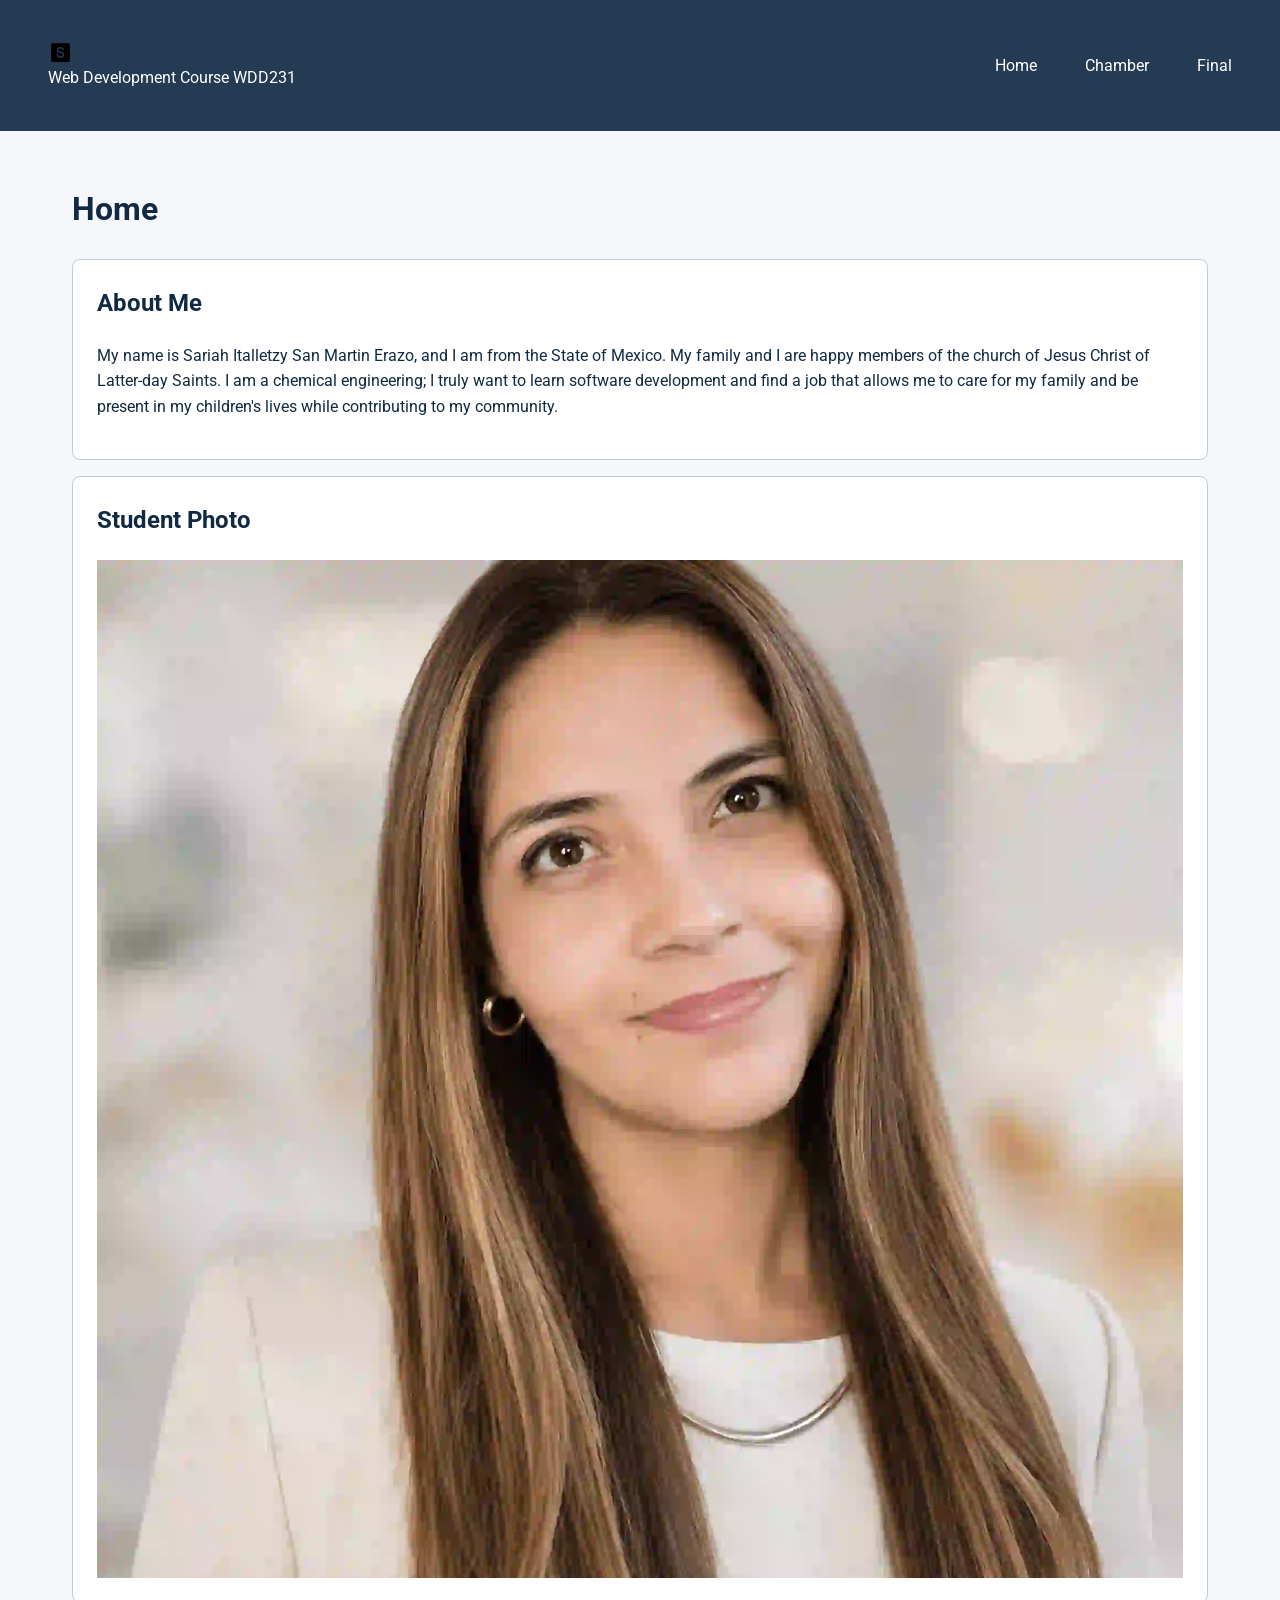
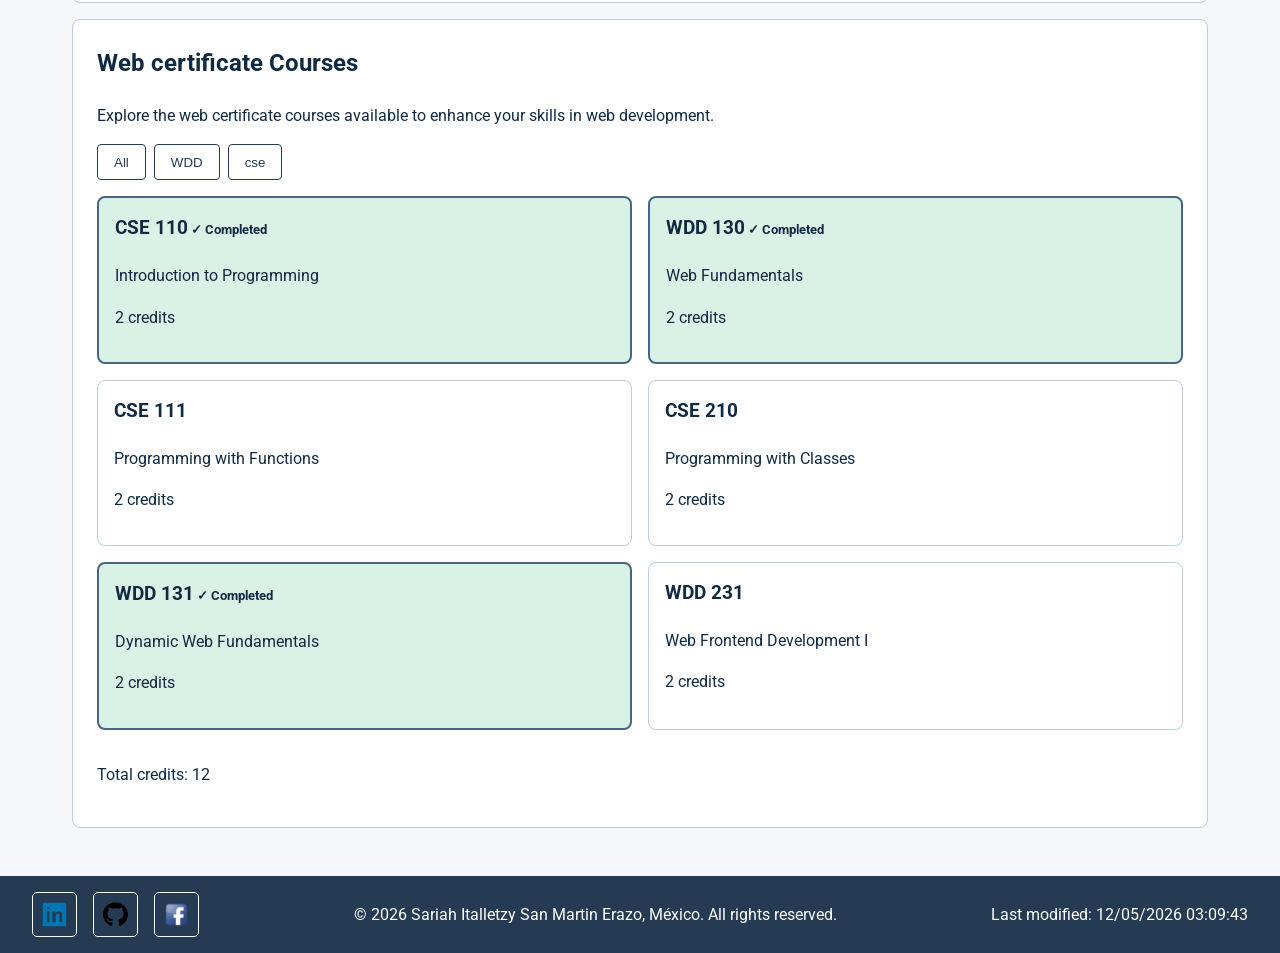
<file: index.html>
<!DOCTYPE html>
<html lang="en">
<head>
    <meta charset="UTF-8">
    <meta name="viewport" content="width=device-width, initial-scale=1.0">
    <title>Course Home Page</title>
    <meta name="description" content="Explore my Web Development course home page, featuring information about me, web development courses, and resources for learning HTML, CSS, and JavaScript.">
    <meta name="keywords" content="web development, course, tutorial">
    <meta name="author" content="Sariah Italletzy San Martin Erazo">
    <script src="scripts/script.js" defer></script>
    <link rel="preconnect" href="https://fonts.googleapis.com">
    <link rel="preconnect" href="https://fonts.gstatic.com" crossorigin>
    <link href="https://fonts.googleapis.com/css2?family=Roboto:wght@400;500;700&display=swap" rel="stylesheet">
    <link rel="stylesheet" href="styles/small.css">
    <link rel="stylesheet" href="styles/larger.css">
    <link rel="icon" href="favicon.ico">
    <meta property="og:title" content="Web Development Course WDD231">
    <meta property="og:description" content="Explore my WDD231 course home page, including my web development courses, projects, and learning journey.">
    <meta property="og:image" content="https://sariahsanmartinerazo.github.io/wdd231/images/logo.svg">
    <meta property="og:url" content="https://sariahsanmartinerazo.github.io/wdd231/">
</head>
<body>
    <header>
        <div class="site-brand">
            <img src="images/logopersonal.svg" alt="Web Development Logo">
            <span>Web Development Course WDD231</span>
        </div>
        <button id="menu-button" aria-label="Open navigation menu">☰</button>
        <nav id="navigation">
            <ul>
                <li><a href="index.html">Home</a></li>
                <li><a href="chamber.html">Chamber</a></li>
                <li><a href="final.html">Final</a></li>
            </ul>
        </nav>
    </header>
    <main>
        <h1>Home</h1>
        <section>
            <h2>About Me</h2>
            <p>My name is Sariah Italletzy San Martin Erazo, and I am from the State of Mexico. My family and I are happy members of the church of Jesus Christ of Latter-day Saints. I am a chemical engineering; I truly want to learn software development
                and find a job that allows me to care for my family and be present in my children's lives while contributing to my community. </p>
        </section>
        <section>
            <h2>Student Photo</h2>
            <img src="images/sise.webp" alt="Student Photo">
        </section>
        <section>
            <h2>Web certificate Courses</h2>
            <p>Explore the web certificate courses available to enhance your skills in web development.</p>
            <div class="course-filters">
            <button id="all">All</button>
            <button id="wdd">WDD</button>
            <button id="cse">cse</button>
            </div>
            <div id="course-list"></div>
            <p>Total credits: <span id="total-credits">0</span></p>
        </section>
        
    </main>
    <footer>
        <div class="footer-content-links">
            <a href="https://www.linkedin.com/in/sariah-italletzy-san-martin-erazo-a63098197" aria-label="LinkedIn"><img src="images/linkedinicon.png" alt="LinkedIn"></a>
            <a href="https://github.com/sariahsanmartinerazo/wdd231" aria-label="Github"><img src="images/github.svg" alt="Github"></a>
            <a href="https://www.facebook.com/?locale=es_LA" aria-label="facebook"><img src="images/faceicon.png" alt="facebook"></a>
        </div>
        <p>&copy;  <span id="currentyear"></span> Sariah Italletzy San Martin Erazo, México. All rights reserved.</p>
        <p>Last modified: <span id="lastmodified"></span></p>
    </footer>
</body>
</html>
</file>
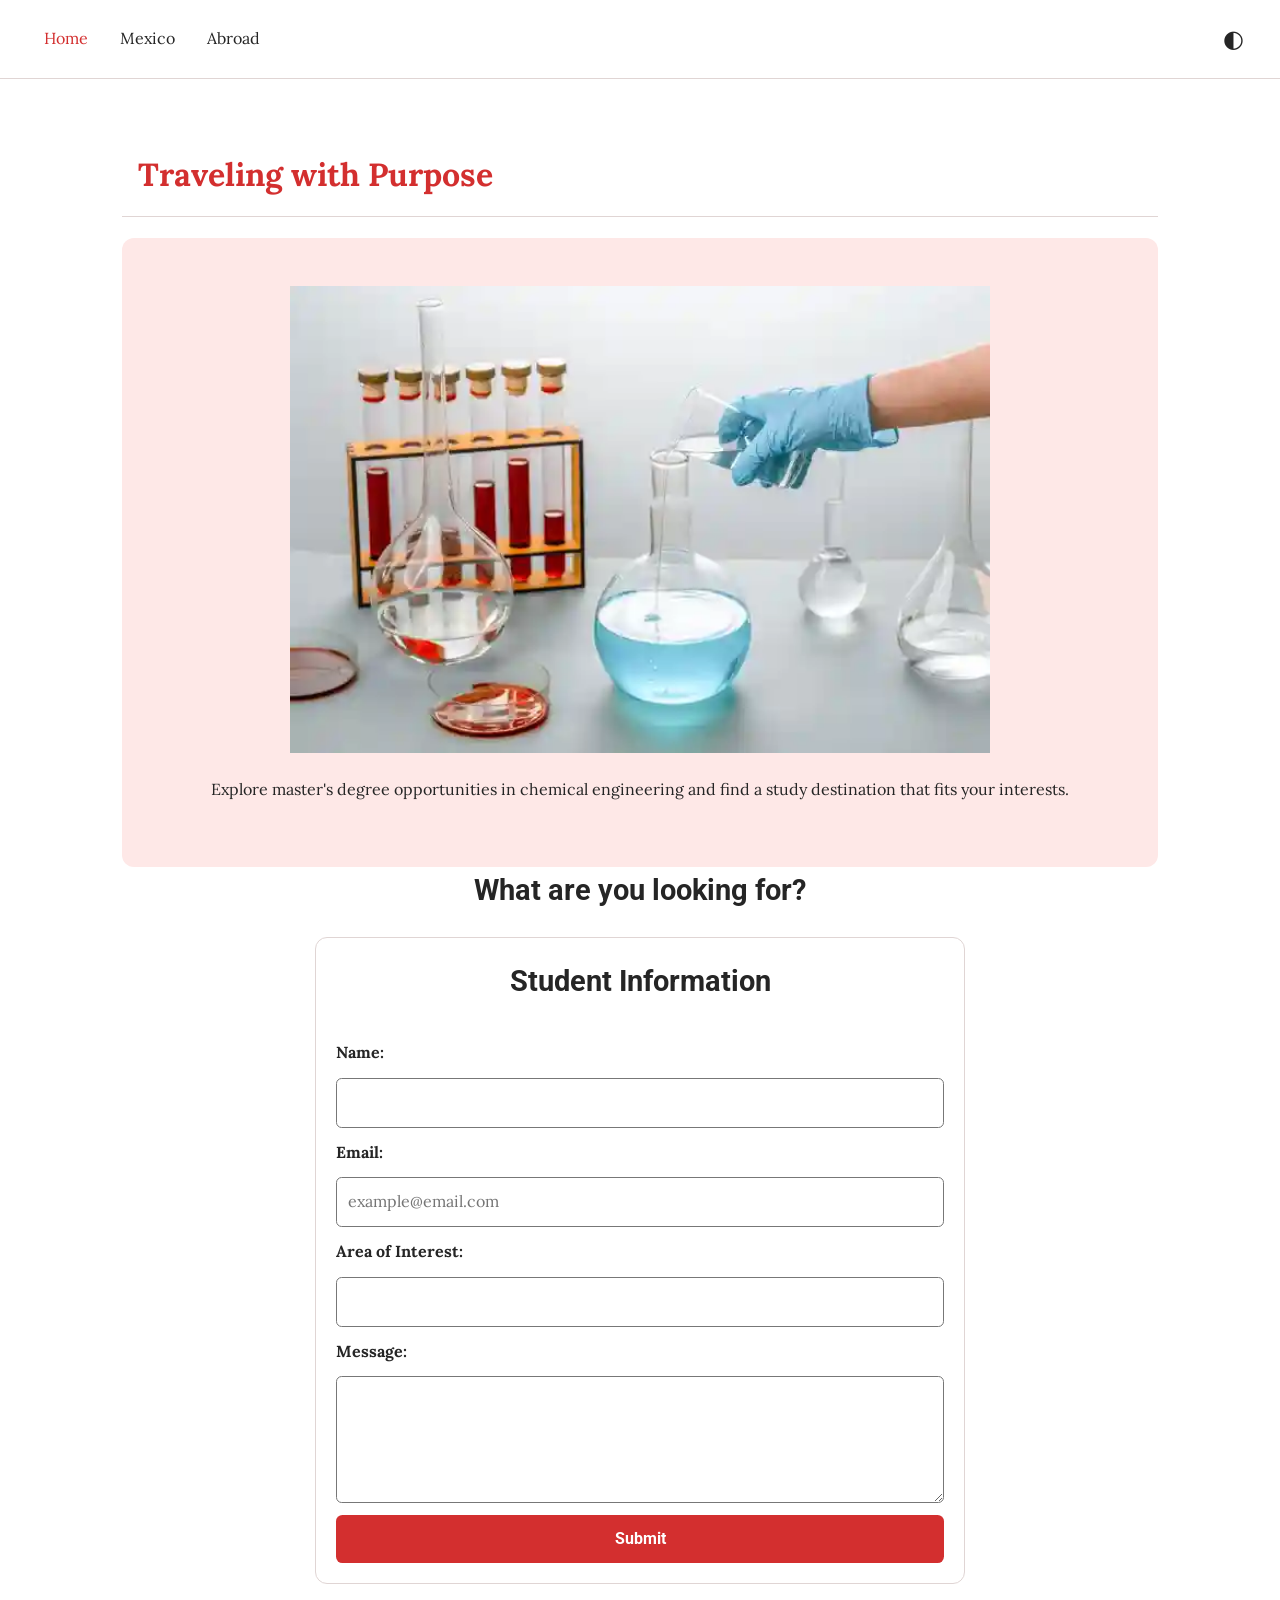
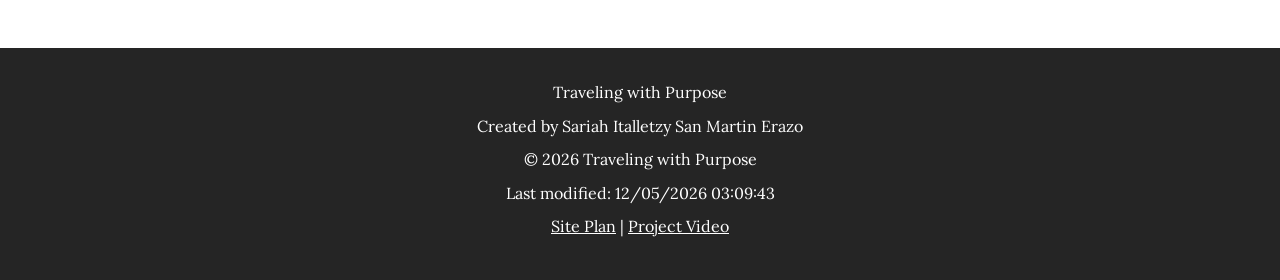
<file: final/index.html>
<!DOCTYPE html>
<html lang="en">
<head>
    <meta charset="UTF-8">
    <meta name="viewport" content="width=device-width, initial-scale=1.0">

    <title>Traveling with Purpose | Home</title>
    <meta name="description" content="Explore master's degree opportunities in chemical engineering in Mexico and abroad with Traveling with Purpose.">
    <meta name="author" content="Sariah Italletzy San Martin Erazo">

    <!-- CSS -->
    <link rel="stylesheet" href="styles/small.css">
    <link rel="stylesheet" href="styles/larger.css">

    <!-- JavaScript -->
    <script src="scripts/final.js" defer></script>

    <!-- Google Fonts -->
    <link rel="preconnect" href="https://fonts.googleapis.com">
    <link rel="preconnect" href="https://fonts.gstatic.com" crossorigin>
    <link href="https://fonts.googleapis.com/css2?family=Lora:wght@400;700&family=Roboto:wght@300;400;700&display=swap" rel="stylesheet">

    <!-- Favicon -->
    <link rel="icon" href="images/faviconiqm.ico?v=1" type="image/x-icon">

    <!-- Open Graph -->
    <meta property="og:title" content="Traveling with Purpose | Home">
    <meta property="og:description" content="Discover master's degree opportunities for chemical engineers in Mexico and abroad this page can help you explore incredible opportunities.">
    <meta property="og:image" content="https://sariahsanmartinerazo.github.io/wdd231/final/images/logocc.svg">
    <meta property="og:url" content="https://sariahsanmartinerazo.github.io/wdd231/final/index.html">
    
</head>

<body>
    <header>
        <button id="menu-button" type="button" aria-label="Open navigation menu" aria-expanded="false">
            ☰
        </button>

        <nav id="navigation" aria-label="Main navigation">
            <a href="index.html" aria-current="page">Home</a>
            <a href="mexico.html">Mexico</a>
            <a href="abroad.html">Abroad</a>
        </nav>

        <button id="dark-mode" type="button" aria-label="Toggle dark mode" aria-pressed="false">
            ◐
        </button>
    </header>

    <main>
        <h1>Traveling with Purpose</h1>
        <section class="hero">
            <img src="images/quimica.webp" width="700" height="600" loading="lazy" alt="Chemical engineering and graduate study opportunities">
            <p>Explore master's degree opportunities in chemical engineering and find a study destination that fits your interests.</p>
        
        </section>
        <section>
            <h2>What are you looking for?</h2>
            

            <div class="form-layout">
                <form method="get" action="thankyou.html" id="interest-form">
                    <h2>Student Information</h2>

                    <label for="name">Name:</label>
                    <input
                        type="text"
                        id="name"
                        name="name"
                        title="Enter your first name"
                        autocomplete="given-name"
                        maxlength="50"
                        required
                    >

                    <label for="email">Email:</label>
                    <input
                        type="email"
                        id="email"
                        name="email"
                        title="Enter your email address"
                        autocomplete="email"
                        placeholder="example@email.com"
                        required
                    >

                    <label for="interest">Area of Interest:</label>
                    <input
                        type="text"
                        id="interest"
                        name="interest"
                        title="Enter your area of interest in graduate studies"
                        maxlength="50"
                        required
                    >

                    <label for="message">Message:</label>
                    <textarea
                        id="message"
                        name="message"
                        title="Write your message"
                        rows="4"
                        maxlength="500"
                        required
                    ></textarea>

                    <input type="hidden" name="timestamp" id="timestamp">

                    <button type="submit">Submit</button>
                </form>
            </div>
        </section>
    </main>

    <footer>
        <p>Traveling with Purpose</p>
        <p>Created by Sariah Italletzy San Martin Erazo</p>
        <p>&copy; <span id="currentyear"></span> Traveling with Purpose</p>
        <p>Last modified: <span id="lastmodified"></span></p>
        <p>
            <a href="site-plan/siteplan.html">Site Plan</a> |
            <a href="https://www.youtube.com/@sariahsanmartin2467">Project Video</a>
        </p>
    </footer>
</body>
</html>
</file>
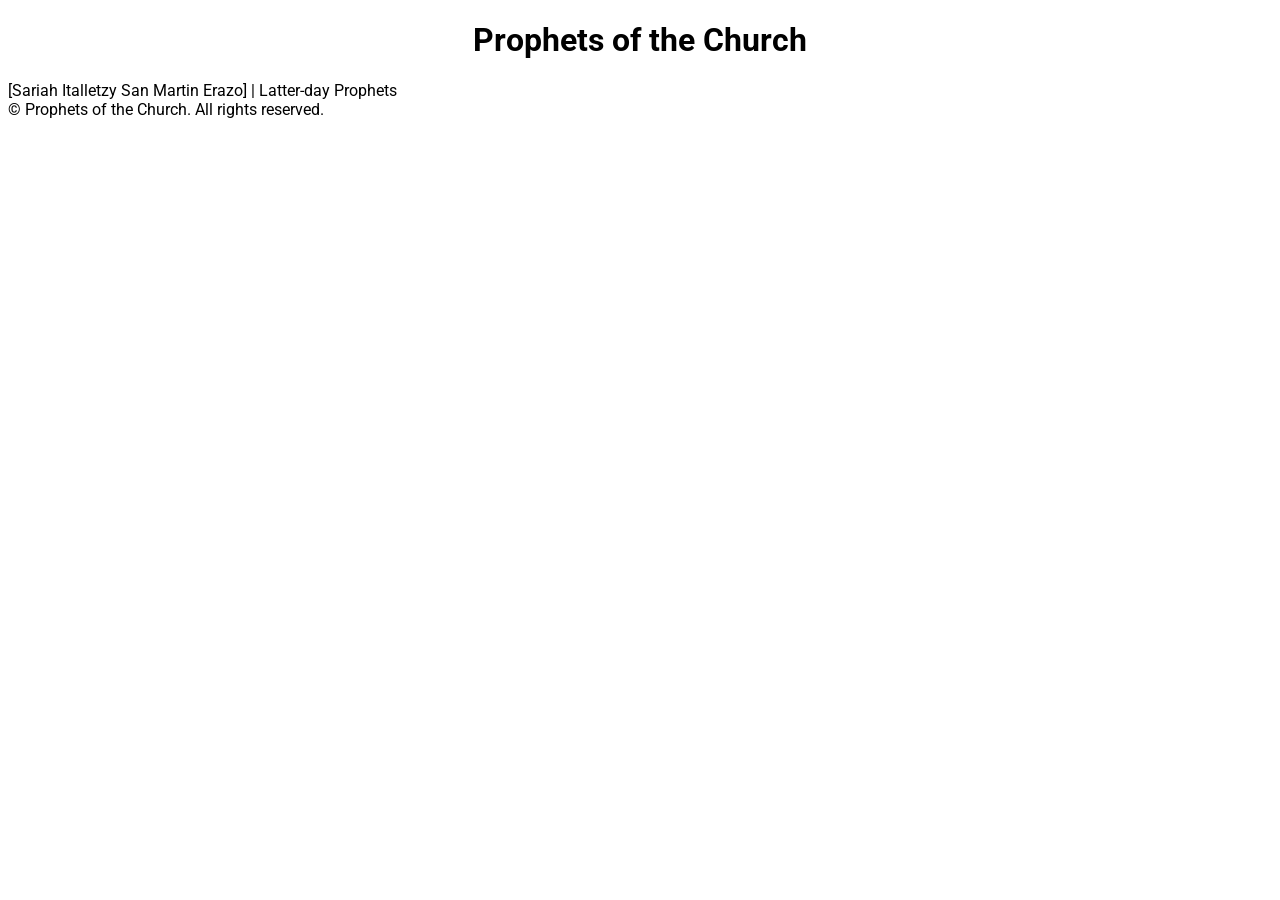
<file: prophets.html>
<!DOCTYPE html>
<html lang="en">
<head>
    <meta charset="UTF-8">
    <meta name="viewport" content="width=device-width, initial-scale=1.0">
    <title>My page of prophets of the church of Jesus Christ of latter day saint</title>
    <meta name="description" content="A page about the prophets of the church of Jesus Christ of latter day saints">
    <meta name="keywords" content="prophets, church, Jesus Christ, latter day saints">
    <meta name="author" content="Sariah Italletzy San Martin Erazo">
    <link rel="stylesheet" href="styles/prophets.css">
    <script src="scripts/prophets.js" defer></script>
    <link rel="preconnect" href="https://fonts.googleapis.com">
    <link rel="preconnect" href="https://fonts.gstatic.com" crossorigin>
    <link href="https://fonts.googleapis.com/css2?family=Roboto:ital,wght@0,100..900;1,100..900&family=Valley+Sans:ital,wght@0,100..900;1,100..900&display=swap" rel="stylesheet">
    <link rel="icon" href="favicon.ico">
</head>
<body>
    <header>
        <h1>Prophets of the Church</h1>
    </header>
    <main>
        <div id="cards"></div>
    </main>
    <footer>
        [Sariah Italletzy San Martin Erazo] | Latter-day Prophets
        <p>&copy; Prophets of the Church. All rights reserved.</p>
    </footer>
</body>
</html>
</file>
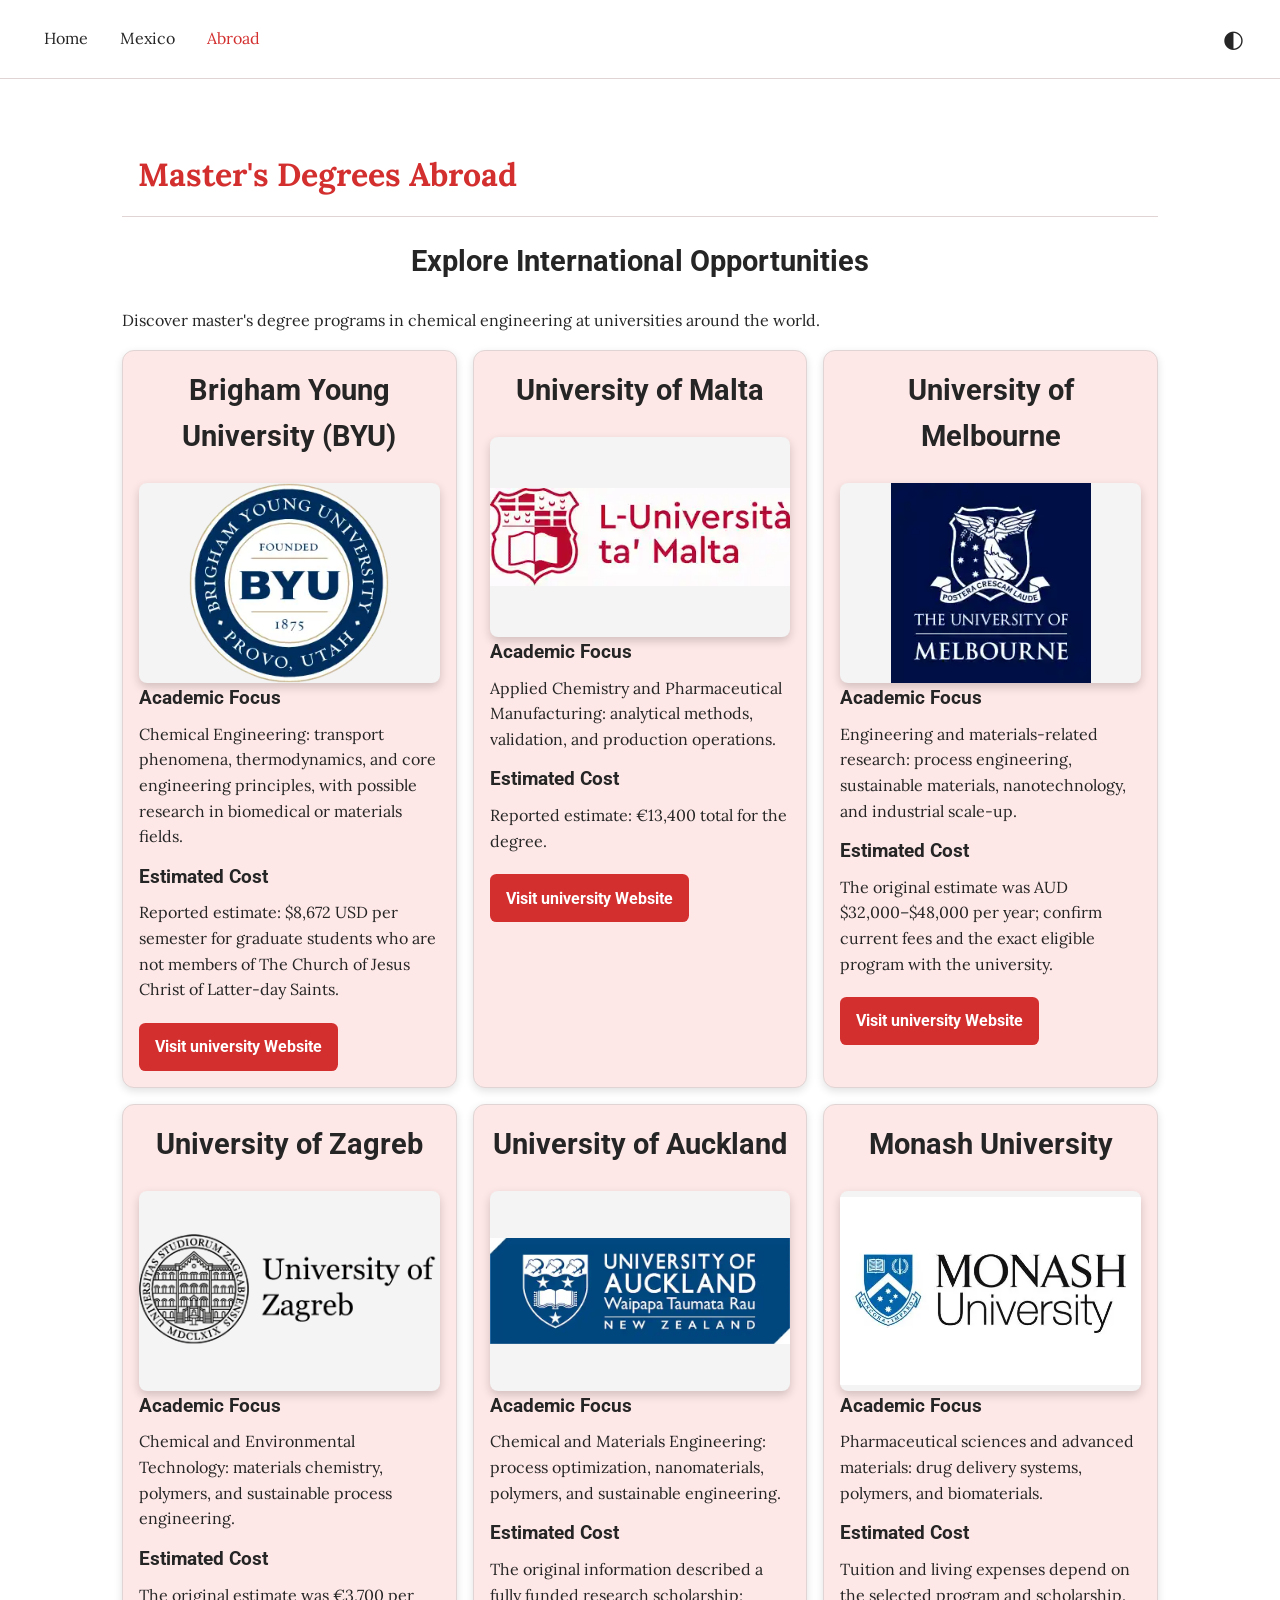
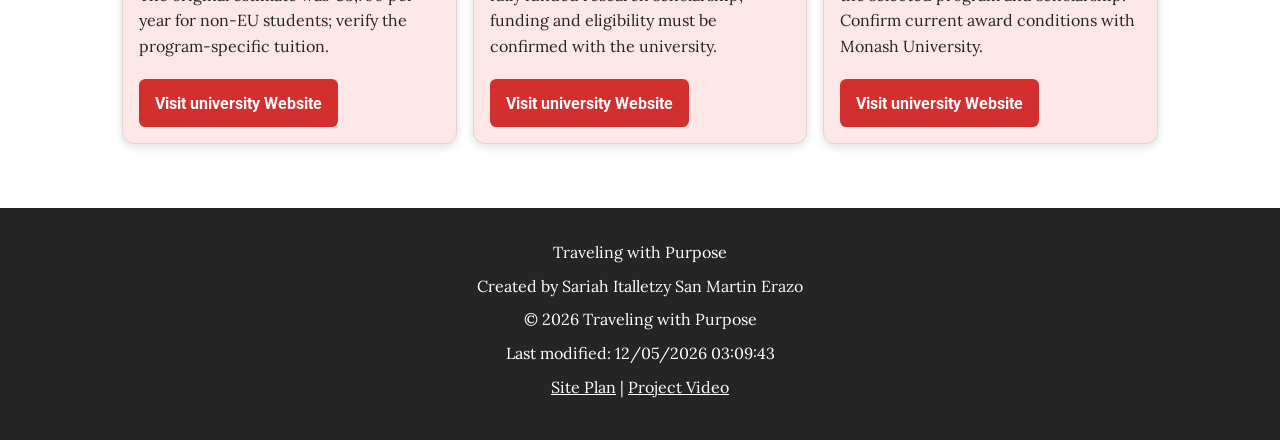
<file: final/abroad.html>
<!DOCTYPE html>
<html lang="en">
<head>
    <meta charset="UTF-8">
    <meta name="viewport" content="width=device-width, initial-scale=1.0">

    <title>Traveling with Purpose | Abroad</title>
    <meta name="description" content="Explore master's degree opportunities in chemical engineering at universities abroad with Traveling with Purpose.">
    <meta name="author" content="Sariah Italletzy San Martin Erazo">

    <!-- CSS -->
    <link rel="stylesheet" href="styles/small.css">
    <link rel="stylesheet" href="styles/larger.css">

    <!-- JavaScript -->
    <script src="scripts/final.js" defer></script>

    <!-- Google Fonts -->
    <link rel="preconnect" href="https://fonts.googleapis.com">
    <link rel="preconnect" href="https://fonts.gstatic.com" crossorigin>
    <link href="https://fonts.googleapis.com/css2?family=Lora:wght@400;700&family=Roboto:wght@300;400;700&display=swap" rel="stylesheet">

    <!-- Favicon -->
    <link rel="icon" href="images/faviconiqm.ico" type="image/x-icon">

    <!-- Open Graph -->
    <meta property="og:title" content="Traveling with Purpose | Abroad">
    <meta property="og:description" content="Discover international master's degree opportunities for chemical engineers you can explore incredible opportunities in abroad.">
    <meta property="og:image" content="https://sariahsanmartinerazo.github.io/wdd231/final/images/logocc.svg">
    <meta property="og:url" content="https://sariahsanmartinerazo.github.io/wdd231/final/abroad.html">
    
</head>

<body>
    <header>
        <button id="menu-button" type="button" aria-label="Open navigation menu" aria-expanded="false">
            ☰
        </button>

        <nav id="navigation" aria-label="Main navigation">
            <a href="index.html">Home</a>
            <a href="mexico.html">Mexico</a>
            <a href="abroad.html" aria-current="page">Abroad</a>
        </nav>

        <button id="dark-mode" type="button" aria-label="Toggle dark mode" aria-pressed="false">
            ◐
        </button>

    </header>

    <main>
        <h1>Master's Degrees Abroad</h1>
        <section>
            <h2>Explore International Opportunities</h2>
            <p>Discover master's degree programs in chemical engineering at universities around the world.</p>

            <div id="program-list" class="program-grid">
                <!-- Programs will be loaded from abroad.json using JavaScript. -->
            </div>
        </section>
    </main>

    <footer>
        <p>Traveling with Purpose</p>
        <p>Created by Sariah Italletzy San Martin Erazo</p>
        <p>&copy; <span id="currentyear"></span> Traveling with Purpose</p>
        <p>Last modified: <span id="lastmodified"></span></p>
        <p>
            <a href="site-plan/siteplan.html">Site Plan</a> |
            <a href="https://www.youtube.com/@sariahsanmartin2467">Project Video</a>
        </p>
    </footer>
</body>
</html>
</file>
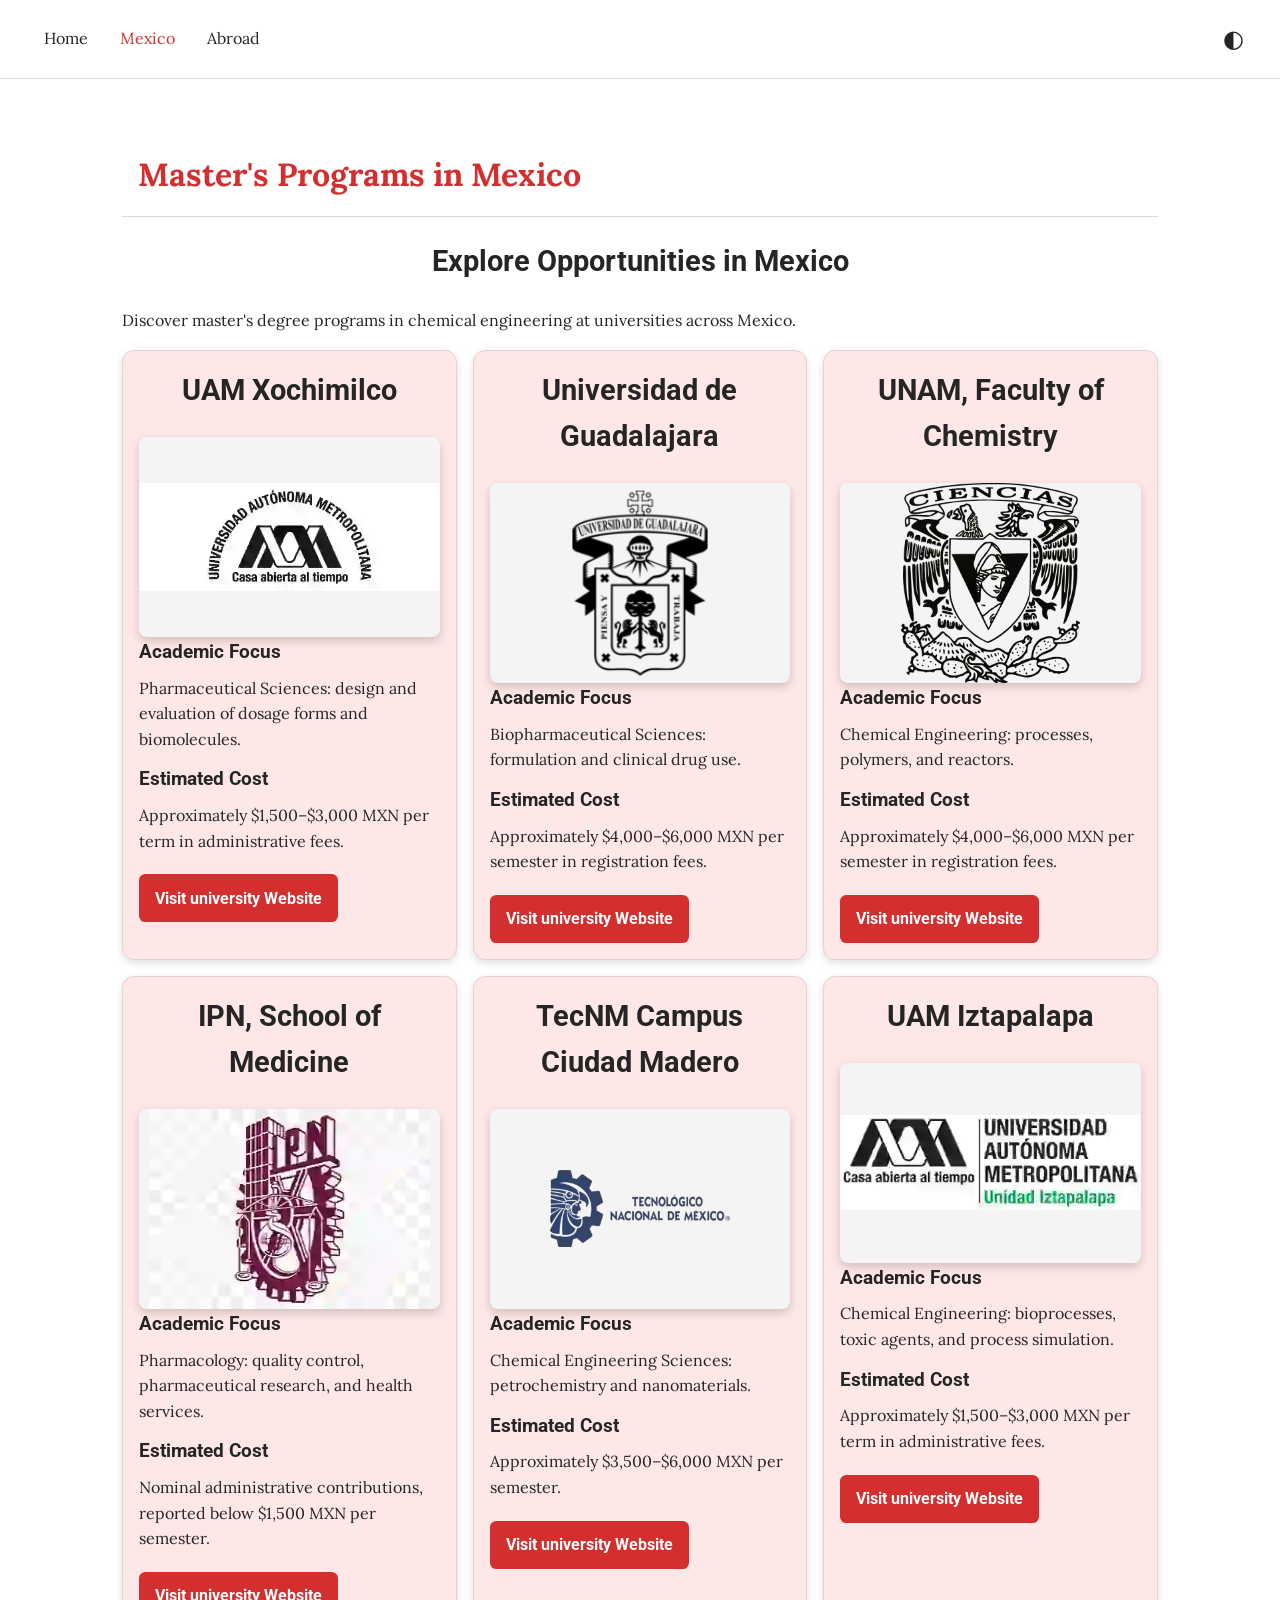
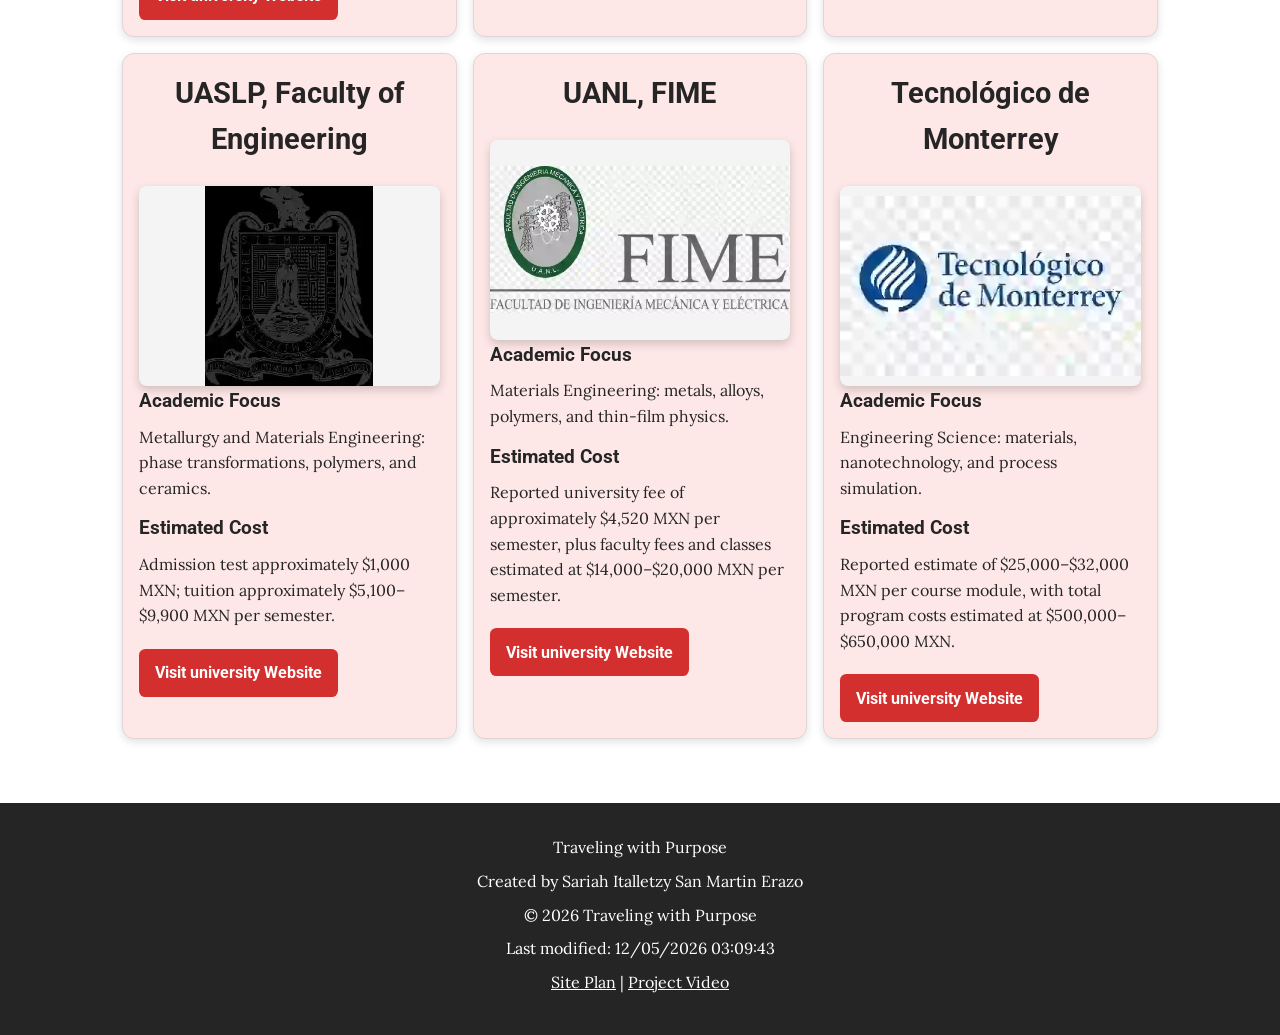
<file: final/mexico.html>
<!DOCTYPE html>
<html lang="en">
<head>
    <meta charset="UTF-8">
    <meta name="viewport" content="width=device-width, initial-scale=1.0">

    <title>Traveling with Purpose | Mexico</title>
    <meta name="description" content="Explore master's degree opportunities in chemical engineering at universities in Mexico with Traveling with Purpose.">
    <meta name="author" content="Sariah Italletzy San Martin Erazo">

    <!-- CSS -->
    <link rel="stylesheet" href="styles/small.css">
    <link rel="stylesheet" href="styles/larger.css">

    <!-- JavaScript -->
    <script src="scripts/final.js" defer></script>

    <!-- Google Fonts -->
    <link rel="preconnect" href="https://fonts.googleapis.com">
    <link rel="preconnect" href="https://fonts.gstatic.com" crossorigin>
    <link href="https://fonts.googleapis.com/css2?family=Lora:wght@400;700&family=Roboto:wght@300;400;700&display=swap" rel="stylesheet">

    <!-- Favicon -->
    <link rel="icon" href="images/faviconiqm.ico" type="image/x-icon">

    <!-- Open Graph (Metadatos para Redes Sociales) -->
    <meta property="og:type" content="website">
    <meta property="og:title" content="Traveling with Purpose | Mexico ">
    <meta property="og:description" content="Discover master's degree opportunities for chemical engineers in mexico you can explore incredible opportunities in this special country.">
    <meta property="og:image" content="https://sariahsanmartinerazo.github.io/wdd231/final/images/logocc.svg">
    <meta property="og:url" content="https://sariahsanmartinerazo.github.io/wdd231/final/thankyou.html">
    
</head>

<body>
    <header>
        <button id="menu-button" type="button" aria-label="Open navigation menu" aria-expanded="false">
            ☰
        </button>

        <nav id="navigation" aria-label="Main navigation">
            <a href="index.html">Home</a>
            <a href="mexico.html" aria-current="page">Mexico</a>
            <a href="abroad.html">Abroad</a>
        </nav>

        <button id="dark-mode" type="button" aria-label="Toggle dark mode" aria-pressed="false">
            ◐
        </button>
    </header>

    <main>
        <h1>Master's Programs in Mexico</h1>
        <section>
            <h2>Explore Opportunities in Mexico</h2>
            <p>Discover master's degree programs in chemical engineering at universities across Mexico.</p>

            <div id="program-list" class="program-grid">
                <!-- Programs will be loaded from mexico.json using JavaScript. -->
            </div>
        </section>
    </main>

    <footer>
        <p>Traveling with Purpose</p>
        <p>Created by Sariah Italletzy San Martin Erazo</p>
        <p>&copy; <span id="currentyear"></span> Traveling with Purpose</p>
        <p>Last modified: <span id="lastmodified"></span></p>
        <p>
            <a href="site-plan/siteplan.html">Site Plan</a> |
            <a href="https://www.youtube.com/@sariahsanmartin2467">Project Video</a>
        </p>
    </footer>
</body>
</html>
</file>
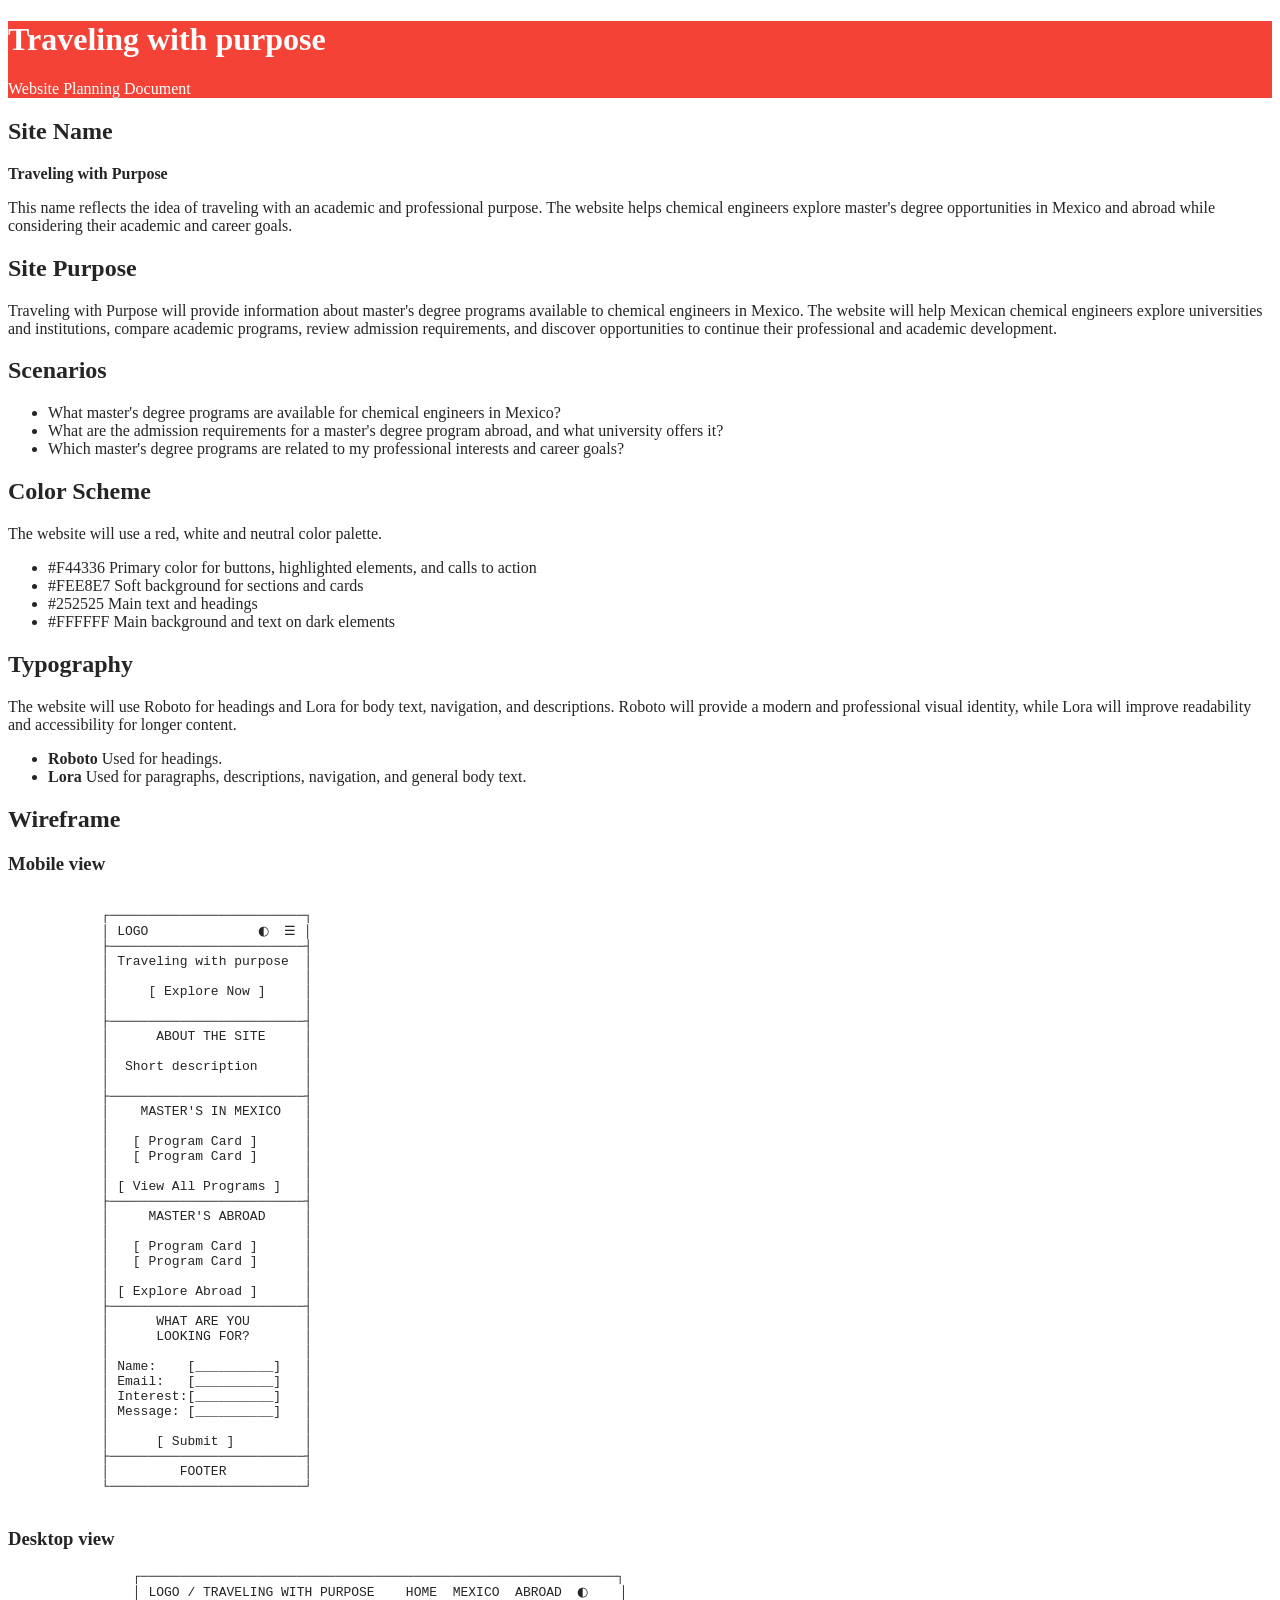
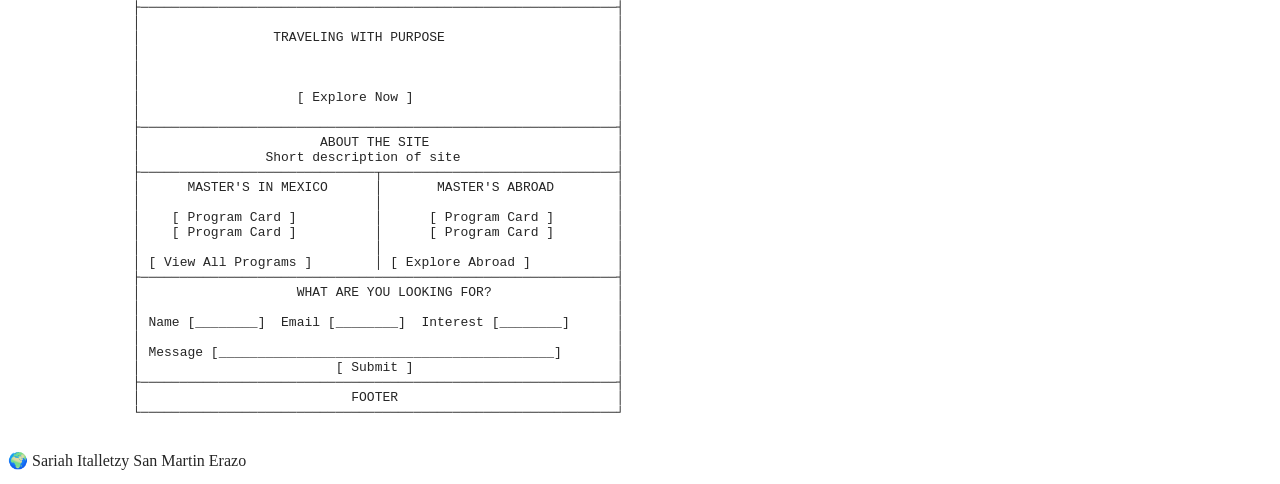
<file: finalP/siteplan.html>
<!DOCTYPE html>
<html lang="en">
<head>
    <meta charset="UTF-8">
    <meta name="viewport" content="width=device-width, initial-scale=1.0">
    <title>Traveling with purpose | Site plan</title>
    <meta name="description" content="Traveling with Purpose helps chemical engineers explore master's degree opportunities in Mexico and abroad.">
    <meta name="author" content="Sariah Italletzy San Martin Erazo">
    <link rel="stylesheet" href="siteplan.css">
    <link rel="preconnect" href="https://fonts.googleapis.com">
    <link rel="preconnect" href="https://fonts.gstatic.com" crossorigin>
    <link href="https://fonts.googleapis.com/css2?family=Lora:wght@400;700&family=Roboto:wght@300;400;700&display=swap" rel="stylesheet">
</head>
<body>
    <header>
        <h1>Traveling with purpose</h1>
        <p>Website Planning Document</p>
    </header>
    <main>
        
        <section>
            <h2>Site Name</h2>
            <p><strong>Traveling with Purpose</strong></p>
            <p>This name reflects the idea of traveling with an academic and professional purpose. The website helps chemical engineers explore master's degree opportunities in Mexico and abroad 
                while considering their academic and career goals.</p>

        </section>
        
        <section>
            <h2>Site Purpose</h2>
            <p>Traveling with Purpose will provide information about master's degree programs
                available to chemical engineers in Mexico. The website will help Mexican chemical engineers
                explore universities and institutions, compare academic programs, review admission requirements, and 
                discover opportunities to continue their professional and academic development. 
            </p>

        </section>
        
        <section>
            <h2>Scenarios</h2>
            <ul>
                <li>What master's degree programs are available for chemical engineers in Mexico?</li>
                <li>What are the admission requirements for a master's degree program abroad, and what university offers it?</li>
                <li>Which master's degree programs are related to my professional interests and career goals?</li>
            </ul>
        </section>

        <section>
            <h2>Color Scheme</h2>
            <p>The website will use a red, white and neutral color palette.</p>
            <ul>
                <li>#F44336 Primary color for buttons, highlighted elements, and calls to action</li>
                <li>#FEE8E7 Soft background for sections and cards</li>
                <li>#252525 Main text and headings</li>
                <li>#FFFFFF Main background and text on dark elements</li>
            </ul>
        </section>
        <section>
            <h2>Typography</h2>
            <p>The website will use Roboto for headings and Lora for body text,
                navigation, and descriptions. Roboto will provide a modern and professional 
                visual identity, while Lora will improve readability and accessibility for
                longer content. 
            </p>
            <ul>
                <li><strong>Roboto</strong> Used for headings.</li>
                <li><strong>Lora</strong> Used for paragraphs, descriptions, navigation, and general body text.</li>
            </ul>
        </section>
        <section>
            <h2>Wireframe</h2>
            <h3>Mobile view</h3>
            <pre>

            ┌─────────────────────────┐
            │ LOGO              ◐  ☰ │
            ├─────────────────────────┤
            │ Traveling with purpose  │
            │                         │
            │     [ Explore Now ]     │
            │                         │
            ├─────────────────────────┤
            │      ABOUT THE SITE     │
            │                         │
            │  Short description      │
            │                         │
            ├─────────────────────────┤
            │    MASTER'S IN MEXICO   │
            │                         │
            │   [ Program Card ]      │
            │   [ Program Card ]      │
            │                         │
            │ [ View All Programs ]   │
            ├─────────────────────────┤
            │     MASTER'S ABROAD     │
            │                         │
            │   [ Program Card ]      │
            │   [ Program Card ]      │
            │                         │
            │ [ Explore Abroad ]      │
            ├─────────────────────────┤
            │      WHAT ARE YOU       │
            │      LOOKING FOR?       │
            │                         │
            │ Name:    [__________]   │
            │ Email:   [__________]   │
            │ Interest:[__________]   │
            │ Message: [__________]   │
            │                         │
            │      [ Submit ]         │
            ├─────────────────────────┤
            │         FOOTER          │
            └─────────────────────────┘
            </pre>
            

            <h3>Desktop view</h3>
            <pre>
                ┌─────────────────────────────────────────────────────────────┐
                │ LOGO / TRAVELING WITH PURPOSE    HOME  MEXICO  ABROAD  ◐    │
                ├─────────────────────────────────────────────────────────────┤
                │                                                             │
                │                 TRAVELING WITH PURPOSE                      │
                │                                                             │
                │                                                             │
                │                                                             │
                │                    [ Explore Now ]                          │
                │                                                             │
                ├─────────────────────────────────────────────────────────────┤
                │                       ABOUT THE SITE                        │
                │                Short description of site                    │
                ├──────────────────────────────┬──────────────────────────────┤
                │      MASTER'S IN MEXICO      │       MASTER'S ABROAD        │
                │                              │                              │
                │    [ Program Card ]          │      [ Program Card ]        │
                │    [ Program Card ]          │      [ Program Card ]        │
                │                              │                              │
                │ [ View All Programs ]        │ [ Explore Abroad ]           │
                ├─────────────────────────────────────────────────────────────┤
                │                    WHAT ARE YOU LOOKING FOR?                │
                │                                                             │
                │ Name [________]  Email [________]  Interest [________]      │
                │                                                             │
                │ Message [___________________________________________]       │
                │                         [ Submit ]                          │
                ├─────────────────────────────────────────────────────────────┤
                │                           FOOTER                            │
                └─────────────────────────────────────────────────────────────┘
            </pre>
        </section>
    </main>

    <footer>
        <p>🌍 Sariah Italletzy San Martin Erazo</p>
    </footer>


</body>
</html>
</file>
<file: styles/small.css>
:root {
    --primary-color: #243b53;
    --secondary-color: #486581;
    --accent-color: #f0b429;
    --background-color: #f5f7fa;
    --card-color: #ffffff;
    --text-color: #102a43;
    --completed-color: #d9f2e6;
    --border-color: #bcccdc;

    font-family: "Roboto", sans-serif;
}

* {
    box-sizing: border-box;
}

body {
    margin: 0;
    background-color: var(--background-color);
    color: var(--text-color);
    line-height: 1.6;
}

header {
    background-color: var(--primary-color);
    color: white;
    padding: 1rem;
}

header h1 {
    margin: 0;
}

nav ul {
    display: flex;
    flex-direction: column;
    gap: 0.5rem;
    list-style: none;
    padding: 0;
    margin: 1rem 0 0;
}

#menu-button {
        display: none;
    }

nav {
    display: none;
}

nav.open {
    display: block;
}

nav a {
    display: block;
    padding: 0.75rem;
    color: white;
    text-decoration: none;
    border-radius: 0.25rem;
}

nav a:hover {
    background-color: var(--secondary-color);
}

nav a.active {
    background-color: var(--accent-color);
    color: var(--text-color);
}

main {
    max-width: 1200px;
    margin: 0 auto;
    padding: 1rem;
}

main > h1 {
    margin-bottom: 1.5rem;
}

section {
    background-color: var(--card-color);
    border: 1px solid var(--border-color);
    border-radius: 0.5rem;
    padding: 1rem;
    margin-bottom: 1rem;
}

section h2 {
    margin-top: 0;
}

img {
    max-width: 100%;
    height: auto;
    display: block;
}

#course-list {
    display: grid;
    grid-template-columns: 1fr;
    gap: 1rem;
    margin-top: 1rem;
}

.course-filters {
    display: flex;
    flex-wrap: wrap;
    gap: 0.5rem;
}

.course-filters button {
    padding: 0.6rem 1rem;
    border: 1px solid var(--primary-color);
    border-radius: 0.25rem;
    background-color: white;
    color: var(--primary-color);
    cursor: pointer;
}

.course-filters button:hover {
    background-color: var(--secondary-color);
    color: white;
}

.course-card {
    border: 1px solid var(--border-color);
    border-radius: 0.5rem;
    padding: 1rem;
    background-color: white;
}

.course-card h3 {
    margin-top: 0;
}

.course-card.completed {
    background-color: var(--completed-color);
    border: 2px solid var(--secondary-color);
}

.course-card.completed h3::after {
    content: " ✓ Completed";
    font-size: 0.8rem;
}

footer {
    display: flex;
    flex-direction: column;
    gap: 1rem;
    align-items: center;
    text-align: center;
    background-color: var(--primary-color);
    color: white;
    padding: 1.5rem 1rem;
}

.footer-content-links {
    display: flex;
    gap: 1rem;
    align-items: center;
}

.footer-content-links a {
    display: flex;
    align-items: center;
    justify-content: center;
    width: 45px;
    height: 45px;
    border: 1px solid white;
    border-radius: 5px;
    color: white;
    text-decoration: none;
}

.footer-content-links img {
    width: 25px;
    height: 25px;
    object-fit: contain;
}


footer p {
    margin: 0;
}

.site-brand {
    flex-direction: column;
    gap: 1rem;
    align-items: center;
    text-align: center;
    background-color: var(--primary-color);
    color: white;
    padding: 1.5rem 1rem;
}

.site-brand img {
    width: 25px;
    height: 25px;
    object-fit: contain;
}
</file>
<file: styles/larger.css>
@media (min-width: 600px) {
    #menu-button {
    display: none;
    }

    nav {
        display: block;
    }
    
    header {
        display: flex;
        justify-content: space-between;
        align-items: center;
        padding: 1rem 2rem;
    }

    nav ul {
        flex-direction: row;
        gap: 1rem;
        margin: 0;
        padding: 0;
    }

    nav a {
        padding: 0.5rem 1rem;
        border-radius: 0.25rem;
        transition: background-color 0.3s, color 0.3s;}

    #course-list {
        display: grid;
        justify-content: center;
        gap: 1rem;
        margin-bottom: 2rem;
        grid-template-columns: repeat(2, 1fr);
    }

    main {
        padding: 2rem;
    }

    section {
        padding: 1.5rem;
    }

    footer {
        padding: 1rem 2rem;
        flex-direction: row;
        justify-content: space-between;
        text-align: left;
    }
}
</file>
<file: final/styles/small.css>
:root {
    --primary-color: #D32F2F;
    --soft-background: #FEE8E7;
    --text-color: #252525;
    --white: #FFFFFF;
    --border-color: #E0D5D4;
    --heading-font: "Roboto", sans-serif;
    --body-font: "Lora", serif;
}

* {
    box-sizing: border-box;
}

body {
    margin: 0;
    background: var(--white);
    color: var(--text-color);
    font-family: var(--body-font);
    line-height: 1.6;
}

h1 {
    color: var(--primary-color);
    width: 100%;
    align-items: center;
    gap: 0.75rem;
    padding: 1rem;
    background: var(--white);
    border-bottom: 1px solid var(--border-color);
}

h2, h3, button {
    font-family: var(--heading-font);
}

h2, h3, p {
    margin-top: 0;
}

img {
    display: block;
    max-width: 100%;
    height: auto;
}

a {
    color: inherit;
}

button, input, textarea {
    font: inherit;
}

button {
    cursor: pointer;
}

/* Header: botones juntos a la izquierda */

header {
    display: flex;
    flex-wrap: wrap;
    align-items: center;
    justify-content: flex-start;
    gap: 0.75rem;
    padding: 1rem;
    background: var(--white);
    border-bottom: 1px solid var(--border-color);
}

#menu-button,
#dark-mode {
    display: inline-flex;
    align-items: center;
    justify-content: center;
    border: none;
    background: transparent;
    color: var(--text-color);
    font-size: 1.5rem;
    padding: 0.25rem;
}

#navigation {
    display: none;
    flex-basis: 100%;
}

#navigation.open {
    display: flex;
    flex-direction: column;
}

#navigation a {
    padding: 0.75rem;
    text-decoration: none;
    border-top: 1px solid var(--border-color);
}

#navigation a:hover,
#navigation a:focus-visible,
#navigation a[aria-current="page"] {
    color: var(--primary-color);
}

header h1 {
    flex-basis: 100%;
    margin: 0;
    color: var(--primary-color);
    font-size: 1.7rem;
    text-align: center;
}

/* Main */

main {
    width: 100%;
    margin: 0 auto;
    padding: 1rem;
}

section {
    margin-bottom: 2rem;
}

main h2 {
    font-size: 1.5rem;
    text-align: center;
}

/* Hero (Contenedor rosa centrado) */

.hero {
    display: flex;
    flex-direction: column; 
    align-items: center;    /* Centra horizontalmente todo el contenido */
    text-align: center;     /* Centra los párrafos de texto */
    width: 100%;            
    margin: 0 auto;
    padding: 2rem 1rem;
    background: var(--soft-background);
    border-radius: 0.75rem;
}

.hero h2 {
    font-size: 2rem;
}

/* Imagen de química dentro del Hero centrada de forma fluida */
.hero img {
    display: block;
    max-width: 100%;        /* Corregido: evita que rompa el layout */
    height: auto;
    margin: 0 auto 1.5rem auto; /* Fuerza el centrado absoluto con márgenes auto laterales */
}

/* Buttons and links */

.button-link,
.program-card a,
form button {
    display: inline-block;
    padding: 0.7rem 1rem;
    background: var(--primary-color);
    color: var(--white);
    border: none;
    border-radius: 0.4rem;
    text-decoration: none;
    font-family: var(--heading-font);
    font-weight: 700;
}

.button-link:hover,
.program-card a:hover,
form button:hover {
    filter: brightness(0.9);
}

/* Program cards */

.program-grid,
.program-list {
    display: grid;
    grid-template-columns: 1fr;
    gap: 1rem;
    min-height: 600px; /* Evita que la página mida 0px durante el render de JS */
}

.program-card {
    padding: 1rem;
    background: var(--soft-background);
    border: 1px solid var(--border-color);
    border-radius: 0.75rem;
    box-shadow: 0 3px 8px rgba(0, 0, 0, 0.12);
    transition: transform 0.3s ease, box-shadow 0.3s ease;
    overflow: hidden;
}

.program-card h3 {
    margin-bottom: 0.5rem;
    font-size: 1.2rem;
}

.program-card p {
    margin-bottom: 0.75rem;
}

.program-card a {
    margin-top: 0.5rem;
}

/* Form */

.form-layout {
    max-width: 650px;
    margin: 0 auto;
}

form {
    display: flex;
    flex-direction: column;
    gap: 0.75rem;
    padding: 1.25rem;
    border: 1px solid var(--border-color);
    border-radius: 0.75rem;
}

form label {
    font-weight: 700;
}

input,
textarea {
    width: 100%;
    min-width: 0;
    padding: 0.7rem;
    border: 1px solid #777;
    border-radius: 0.35rem;
    background: var(--white);
    color: var(--text-color);
}

textarea {
    resize: vertical;
}

/* Footer */

footer {
    padding: 1.5rem 1rem;
    background: var(--text-color);
    color: var(--white);
    text-align: center;
}

footer p {
    margin-bottom: 0.5rem;
}

footer a {
    color: var(--white);
}

/* Dark mode */

body.dark-mode {
    --text-color: #F5F5F5;
    --white: #202020;
    --soft-background: #35302F;
    --border-color: #666666;
}

body.dark-mode header,
body.dark-mode form,
body.dark-mode input,
body.dark-mode textarea {
    background: var(--white);
    color: var(--text-color);
}

body.dark-mode .hero,
body.dark-mode .program-card {
    background: var(--soft-background);
}

/* University cards */

/* Movement and shadow on hover */
.program-card:hover {
  transform: translateY(-6px);
  box-shadow: 0 10px 22px rgba(0, 0, 0, 0.2);
}

/* Image of each university */
.program-card img {
  display: block;
  width: 100%;
  height: 200px;
  object-fit: contain;
  object-position: center;
  background-color: #f4f4f4;
  border-radius: 8px;
  box-shadow: 0 4px 10px rgba(0, 0, 0, 0.18);
  transition: transform 0.3s ease, box-shadow 0.3s ease;
}

/* The image grows slightly when the cursor hovers over it. */
.program-card:hover img {
  transform: scale(1.03);
  box-shadow: 0 6px 14px rgba(0, 0, 0, 0.25);
}

/* Avoids movement for those who prefer it that way */
@media (prefers-reduced-motion: reduce) {
  .program-card,
  .program-card img {
    transition: none;
  }

  .program-card:hover,
  .program-card:hover img {
    transform: none;
  }
}
</file>
<file: final/styles/larger.css>
/* Larger screens */

@media screen and (min-width: 40rem) {

    /* Header */

    header {
        display: flex;
        flex-wrap: wrap;
        align-items: center;
        justify-content: flex-start;
        gap: 1rem;
        padding: 1rem 2rem;
    }

    #menu-button {
        display: none;
    }

    #dark-mode {
        order: 3;
        margin-left: auto;
    }

    header h1 {
        flex-basis: 100%;
        font-size: 2.2rem;
        text-align: center;
    }

    /* Navigation */

    #navigation {
        display: flex;
        flex: 1;
        flex-basis: auto;
        flex-direction: row;
        align-items: center;
        gap: 0.5rem;
        order: 2;
    }

    #navigation a {
        padding: 0.5rem 0.75rem;
        border-top: none;
        text-decoration: none;
    }

    /* Main */

    main {
        max-width: 1100px;
        padding: 2rem;
    }

    .hero {
        padding: 3rem;
    }

    /* Program cards */

    .program-grid,
    .program-list {
        grid-template-columns: repeat(2, minmax(0, 1fr));
    }

    /* Footer */

    footer {
        padding: 2rem;
    }
}

@media screen and (min-width: 60rem) {

    header h1 {
        font-size: 2.5rem;
    }

    main h2 {
        font-size: 1.8rem;
    }

    .program-grid,
    .program-list {
        grid-template-columns: repeat(3, minmax(0, 1fr));
    }
}
</file>
<file: styles/prophets.css>
/* see auto column grid in CSS in the .grid class rule */

body {
	font-family: Roboto, sans-serif;
}

h1 {
	text-align: center;
}

h2 {
	margin: 1rem 0;
	text-shadow: 0 0 30px #111;
}

.key {
	position: absolute;
	top: 5px;
	right: 5px;
	padding: 0.5rem;
	background-color: black;
	color: white;
	display: grid;
	grid-template-columns: 0.8rem 1fr;
	grid-gap: 0.25rem;
}

#keytitle {
	font-size: larger;
	grid-column: 1 / 3;
}

.key > div {
	width: 0.75rem;
	height: 0.75rem;
	border: 1px solid #bbb;
}

.key > p {
	display: inline;
	font-size: 0.75rem;
}

p {
	margin: 0;
}

.grid {
	display: grid;
	grid-gap: 0.5rem;
	grid-template-columns: repeat(auto-fit, minmax(320px, 1fr));
}

section {
	margin: 0.5rem;
	padding: 0.5rem;
	background-color: #eee;
	border: 1px solid rgb(0 0 0 / 10%);
	display: flex;
	flex-direction: column;
	align-items: center;
}

section > p {
	min-height: 60px;
	font-size: smaller;
	text-align: center;
}

img {
	width: auto;
	max-width: 325px;
	box-shadow: 0 0 30px #777;
	height: 200px;
	border: 1px solid #111;
}

li > img {
	width: auto;
	height: 30px;
}

.caption {
	position: absolute;
	top: 1.5rem;
	right: 2rem;
	border: 1px solid #ccc;
	background-color: lightyellow;
	padding: 0.25rem;
	display: grid;
	align-items: center;
	grid-template-columns: 1rem 1fr;
}

.un {
	list-style: none;
}
</file>
<file: finalP/siteplan.css>
:root {
    --primary-color: #F44336;
    --soft-background: #FEE8E7;
    --text-color: #252525;
    --white: #FFFFFF;
}

body {
    background-color: var(--white);
    color: var(--text-color);
}

h1 {
    color: var(--white);
}

button {
    background-color: var(--primary-color);
}

header {
    background-color: var(--primary-color);
    color: var(--white);
}

header h1,
header p {
    color: var(--white);
}
</file>
